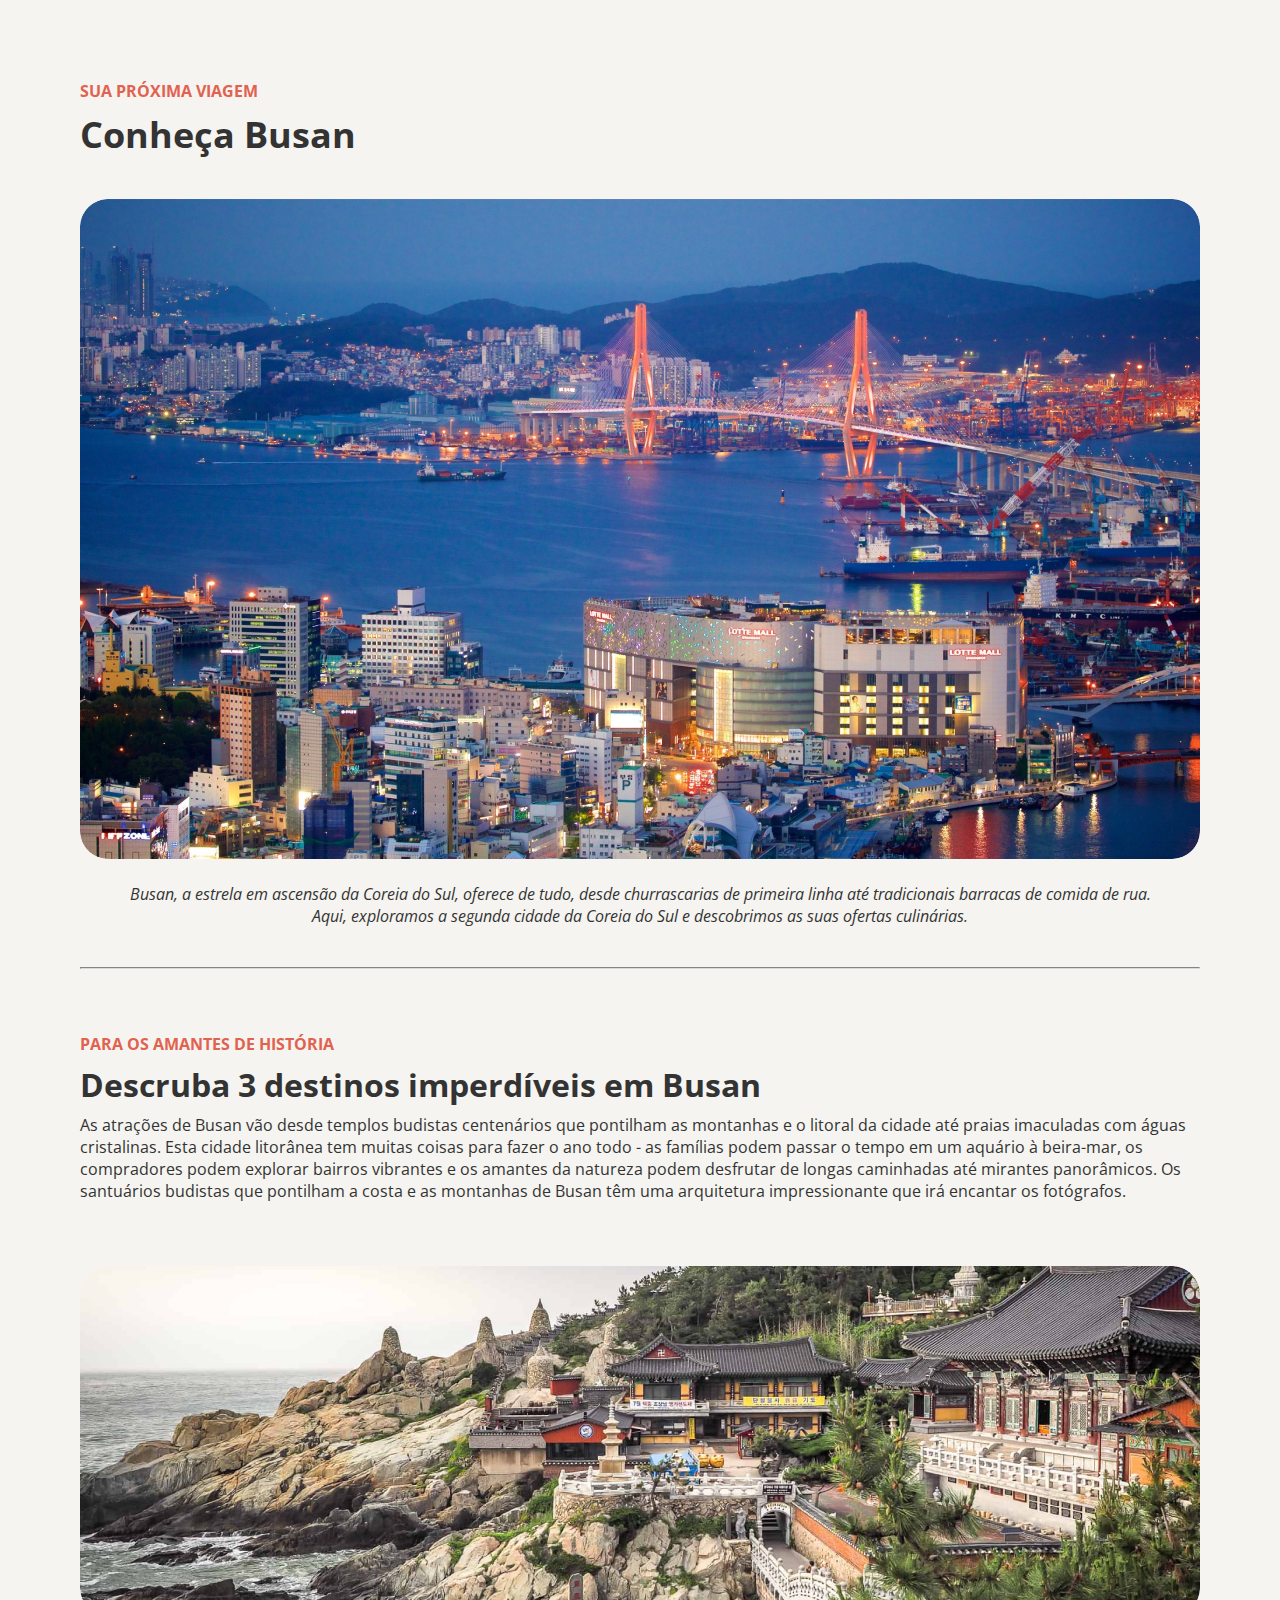
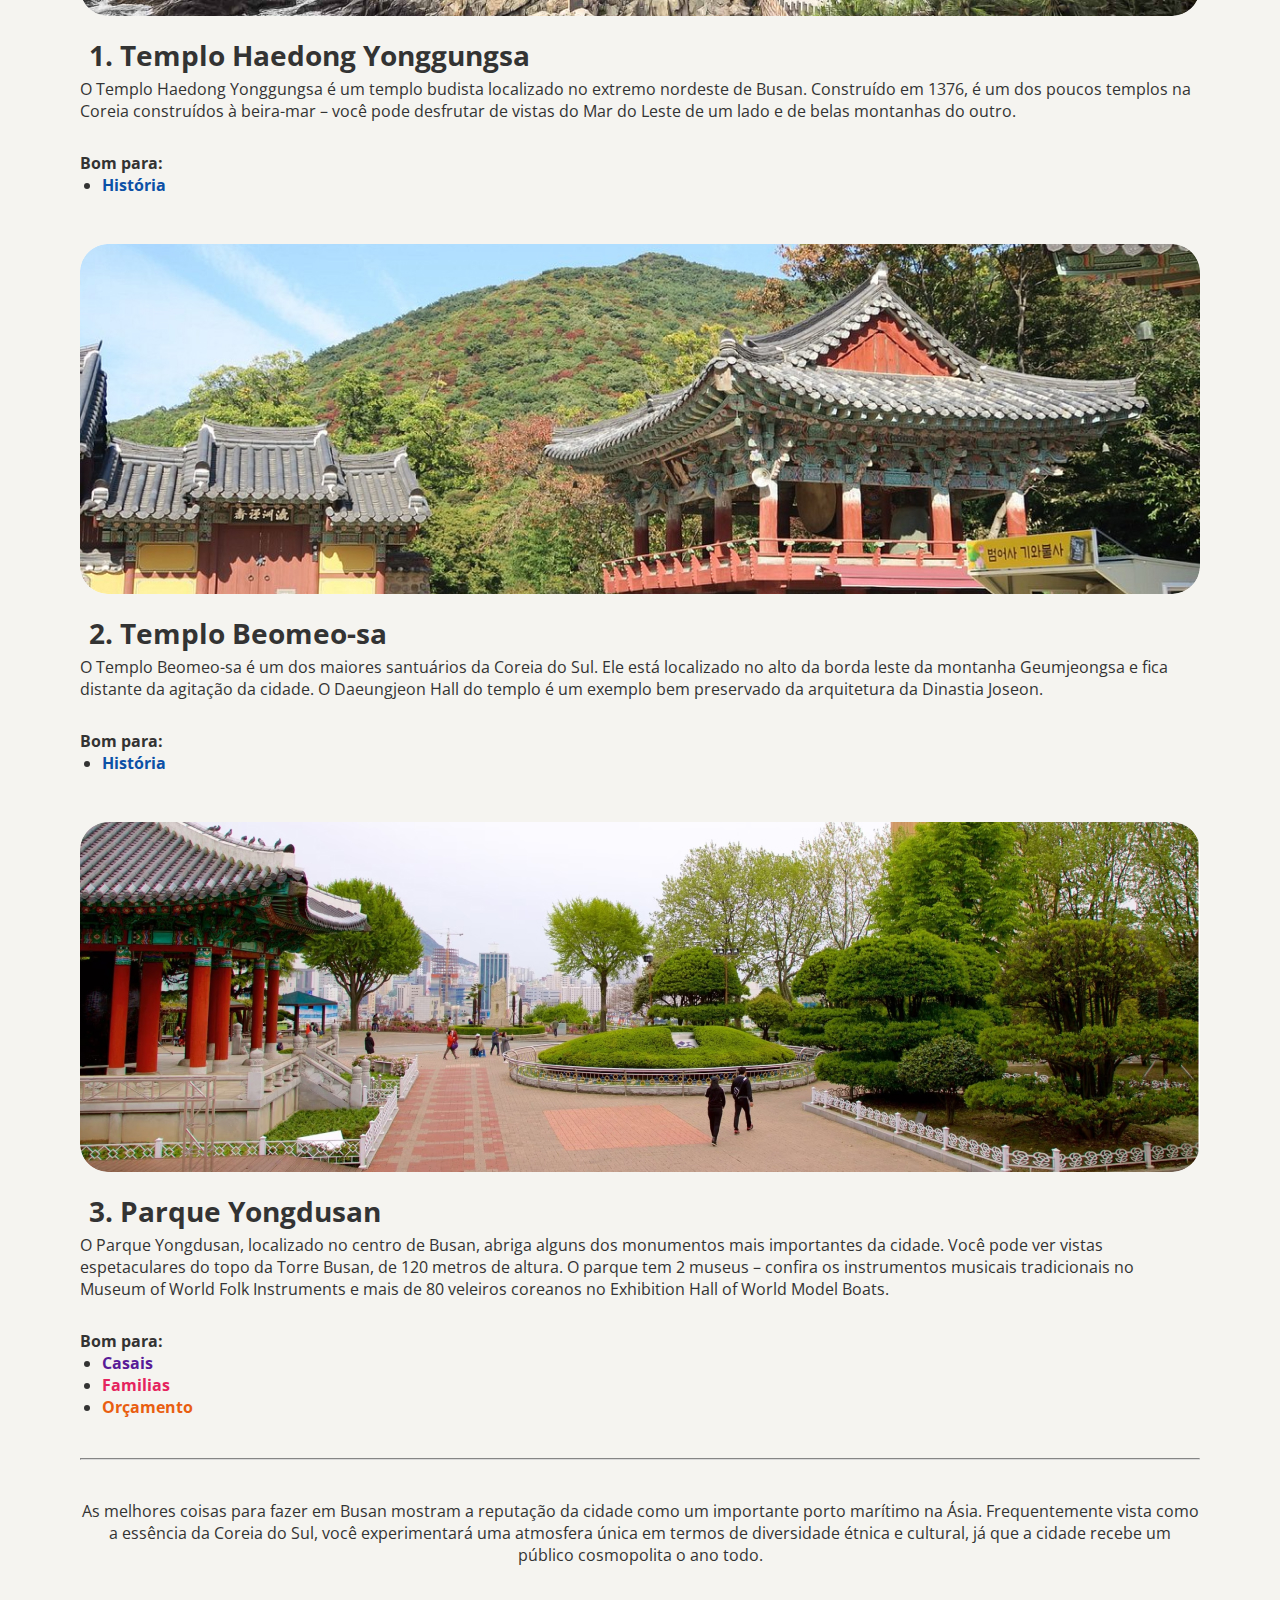
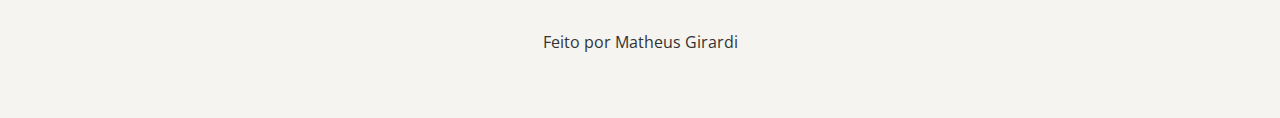
<file: 02-Static-Tourism-Page/index.html>
<!DOCTYPE html>
<html lang="pt-br">
<head>
    <!--PreLoad Google Fonts-->
    <link rel="preconnect" href="https://fonts.googleapis.com">
    <link rel="preconnect" href="https://fonts.gstatic.com" crossorigin>
    <meta charset="UTF-8">
    <meta name="viewport" content="width=device-width, initial-scale=1.0">
    <title>Local Turistico</title>
    <!--Google Fonts-->
    <link href="https://fonts.googleapis.com/css2?family=Open+Sans:ital,wght@0,300..800;1,300..800&display=swap" rel="stylesheet">
    <!--CSS-->
    <link rel="stylesheet" href="style.css">
</head>
<body>
    <div id="home">
        <main>
            <section class="title-page">
                <h3>Sua próxima viagem</h3>
                <h1>Conheça Busan</h1>
                <div class="description">
                    <img src="assets/city-view.jpg" alt="Busan Coreia do Sul">
                    <p>
                        <em> Busan, a estrela em ascensão da Coreia do Sul, oferece de tudo, desde churrascarias de primeira linha até tradicionais barracas de comida de rua. <br>
                            Aqui, exploramos a segunda cidade da Coreia do Sul e descobrimos as suas ofertas culinárias. </em>
                    </p>
                </div>
            </section>
            <hr>
            <section class="content-list">
                <div class="title-list">
                    <h3>Para os amantes de história</h3>
                    <h2>Descruba 3 destinos imperdíveis em Busan</h2>
                    <p>As atrações de Busan vão desde templos budistas centenários que pontilham as montanhas e o litoral da cidade até praias imaculadas com águas cristalinas. Esta cidade litorânea tem muitas coisas para fazer o ano todo - as famílias podem passar o tempo em um aquário à beira-mar, os compradores podem explorar bairros vibrantes e os amantes da natureza podem desfrutar de longas caminhadas até mirantes panorâmicos. Os santuários budistas que pontilham a costa e as montanhas de Busan têm uma arquitetura impressionante que irá encantar os fotógrafos.</p>
                </div>
                <div class="list">
                    <div class="card-travel">
                        <img src="assets/templo.jpg" alt="">
                        <div class="container">
                            <ol>
                                <li>Templo Haedong Yonggungsa</li>
                            </ol>
                            <p>O Templo Haedong Yonggungsa é um templo budista localizado no extremo nordeste de Busan. Construído em 1376, é um dos poucos templos na Coreia construídos à beira-mar – você pode desfrutar de vistas do Mar do Leste de um lado e de belas montanhas do outro.</p>
                            <ul class="history">Bom para:
                                <li>História</li> 
                            </ul>
                        </div>
                    </div>
                    <div class="card-travel">
                        <img src="assets/templo2.jpg" alt="">
                        <div class="container">
                            <ol start="2">
                                <li>Templo Beomeo-sa</li>
                            </ol>
                            <p>O Templo Beomeo-sa é um dos maiores santuários da Coreia do Sul. Ele está localizado no alto da borda leste da montanha Geumjeongsa e fica distante da agitação da cidade. O Daeungjeon Hall do templo é um exemplo bem preservado da arquitetura da Dinastia Joseon.</p>
                            <ul class="history">Bom para:
                                <li>História</li>
                            </ul>
                        </div>
                    </div>
                    <div class="card-travel">
                        <img src="assets/parque.jpg" alt="">
                        <div class="container">
                            <ol start="3">
                                <li>Parque Yongdusan</li>
                            </ol>
                            <p>O Parque Yongdusan, localizado no centro de Busan, abriga alguns dos monumentos mais importantes da cidade. Você pode ver vistas espetaculares do topo da Torre Busan, de 120 metros de altura. O parque tem 2 museus – confira os instrumentos musicais tradicionais no Museum of World Folk Instruments e mais de 80 veleiros coreanos no Exhibition Hall of World Model Boats.</p>
                            <ul class="rainbow">Bom para:
                                <li>Casais</li>
                                <li>Familias</li>
                                <li>Orçamento</li>
                            </ul>
                        </div>
                    </div>
                </div>
            </section>
            <hr>
            <section class="description">
                <p>As melhores coisas para fazer em Busan mostram a reputação da cidade como um importante porto marítimo na Ásia. Frequentemente vista como a essência da Coreia do Sul, você experimentará uma atmosfera única em termos de diversidade étnica e cultural, já que a cidade recebe um público cosmopolita o ano todo.</p>
            </section>
        </main>
        <footer>
            Feito por Matheus Girardi
        </footer>
    </div>
    
</body>
</html>
</file>
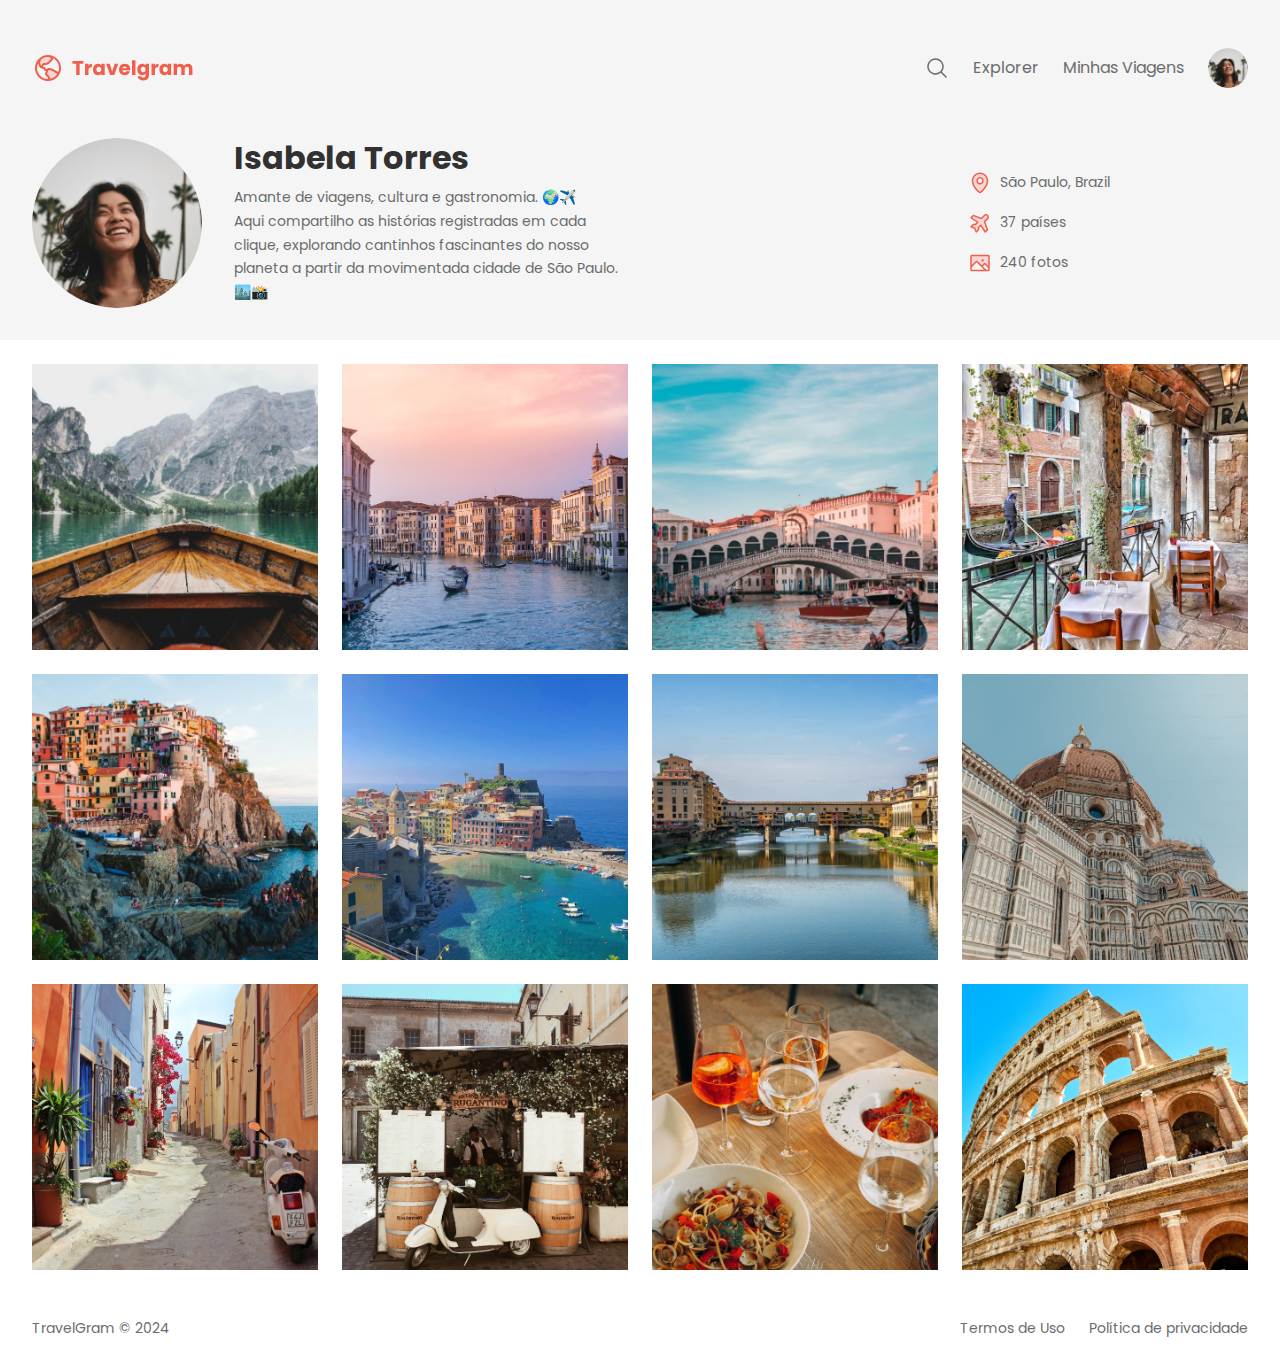
<file: 03-TravelGram/index.html>
<!DOCTYPE html>
<html lang="pt-br">
<head>
  <link rel="preconnect" href="https://fonts.googleapis.com">
  <link rel="preconnect" href="https://fonts.gstatic.com" crossorigin>
  

  <meta charset="UTF-8">
  <meta name="viewport" content="width=device-width, initial-scale=1.0">
  <title>TravelGram | Perfil de Viagens</title>
  <link rel="stylesheet" href="styles/index.css">
  
  <link href="https://fonts.googleapis.com/css2?family=Alice&family=Open+Sans:ital,wght@0,300..800;1,300..800&family=Poppins:wght@400;700&display=swap" rel="stylesheet">
</head>
<body>
  <div class="bg-surface-color">
    <nav class="container">
    <a href="#" id="logo">
      <img src="assets/icons/Logo.svg" alt="Logomarca">
    </a>

    <ul id="primary-menu">
      <li>
        <a href="#">
          <img src="assets/icons/MagnifyingGlass.svg" alt="ícone de lupa">
        </a>
      </li>
      <li>
        <a href="#">Explorer</a>
      </li>
      <li>
        <a href="#">Minhas Viagens</a>
      </li>
      <li>
        <a href="#">
        <img src="assets/images/Profile pic.png" alt="Imagem de Isabela Torres">
      </a>
    </li>
    </ul>
    </nav>
    <header>
      <div class="container">
        <div id="profile">
          <img src="assets/images/Profile pic.png" alt="Imagem de Isabela Torres">
          <div>
            <h1>Isabela Torres</h1>
            <p>
              Amante de viagens, cultura e gastronomia. 🌍✈️ <br>  
              Aqui compartilho as histórias registradas em cada clique, explorando cantinhos fascinantes do nosso planeta a partir da movimentada cidade de São Paulo. 🏙️📸
            </p>
          </div>
        </div>

        <ul id="info">
          <li>
            <img src="assets/icons/MapPin.svg" alt="Ícone de Mapa">
            <span>São Paulo, Brazil</span>
          </li>
          <li>
            <img src="assets/icons/AirplaneTilt.svg" alt="Ícone de avião">
            <span>37 países</span>
          </li>
          <li>
            <img src="assets/icons/Image.svg" alt="Ícone de Imagem">
            <span>240 fotos</span>
          </li>
        </ul>
      </div>
    </header>
  </div>
  <main class="container">
    <img src="assets/images/Image 01.png" alt="...">
    <img src="assets/images/Image 02.png" alt="...">
    <img src="assets/images/Image 03.png" alt="...">
    <img src="assets/images/Image 04.png" alt="...">
    <img src="assets/images/Image 05.png" alt="...">
    <img src="assets/images/Image 06.png" alt="...">
    <img src="assets/images/Image 07.png" alt="...">
    <img src="assets/images/Image 08.png" alt="...">
    <img src="assets/images/Image 09.png" alt="...">
    <img src="assets/images/Image 10.png" alt="...">
    <img src="assets/images/Image 11.png" alt="...">
    <img src="assets/images/Image 12.png" alt="...">

  </main>
  <footer class="container">
    <span>
      TravelGram &copy; 2024
    </span>
    <span>
      Termos de Uso
    </span>
    <span>
      Política de privacidade
    </span>
  </footer>
</body>
</html>
</file>
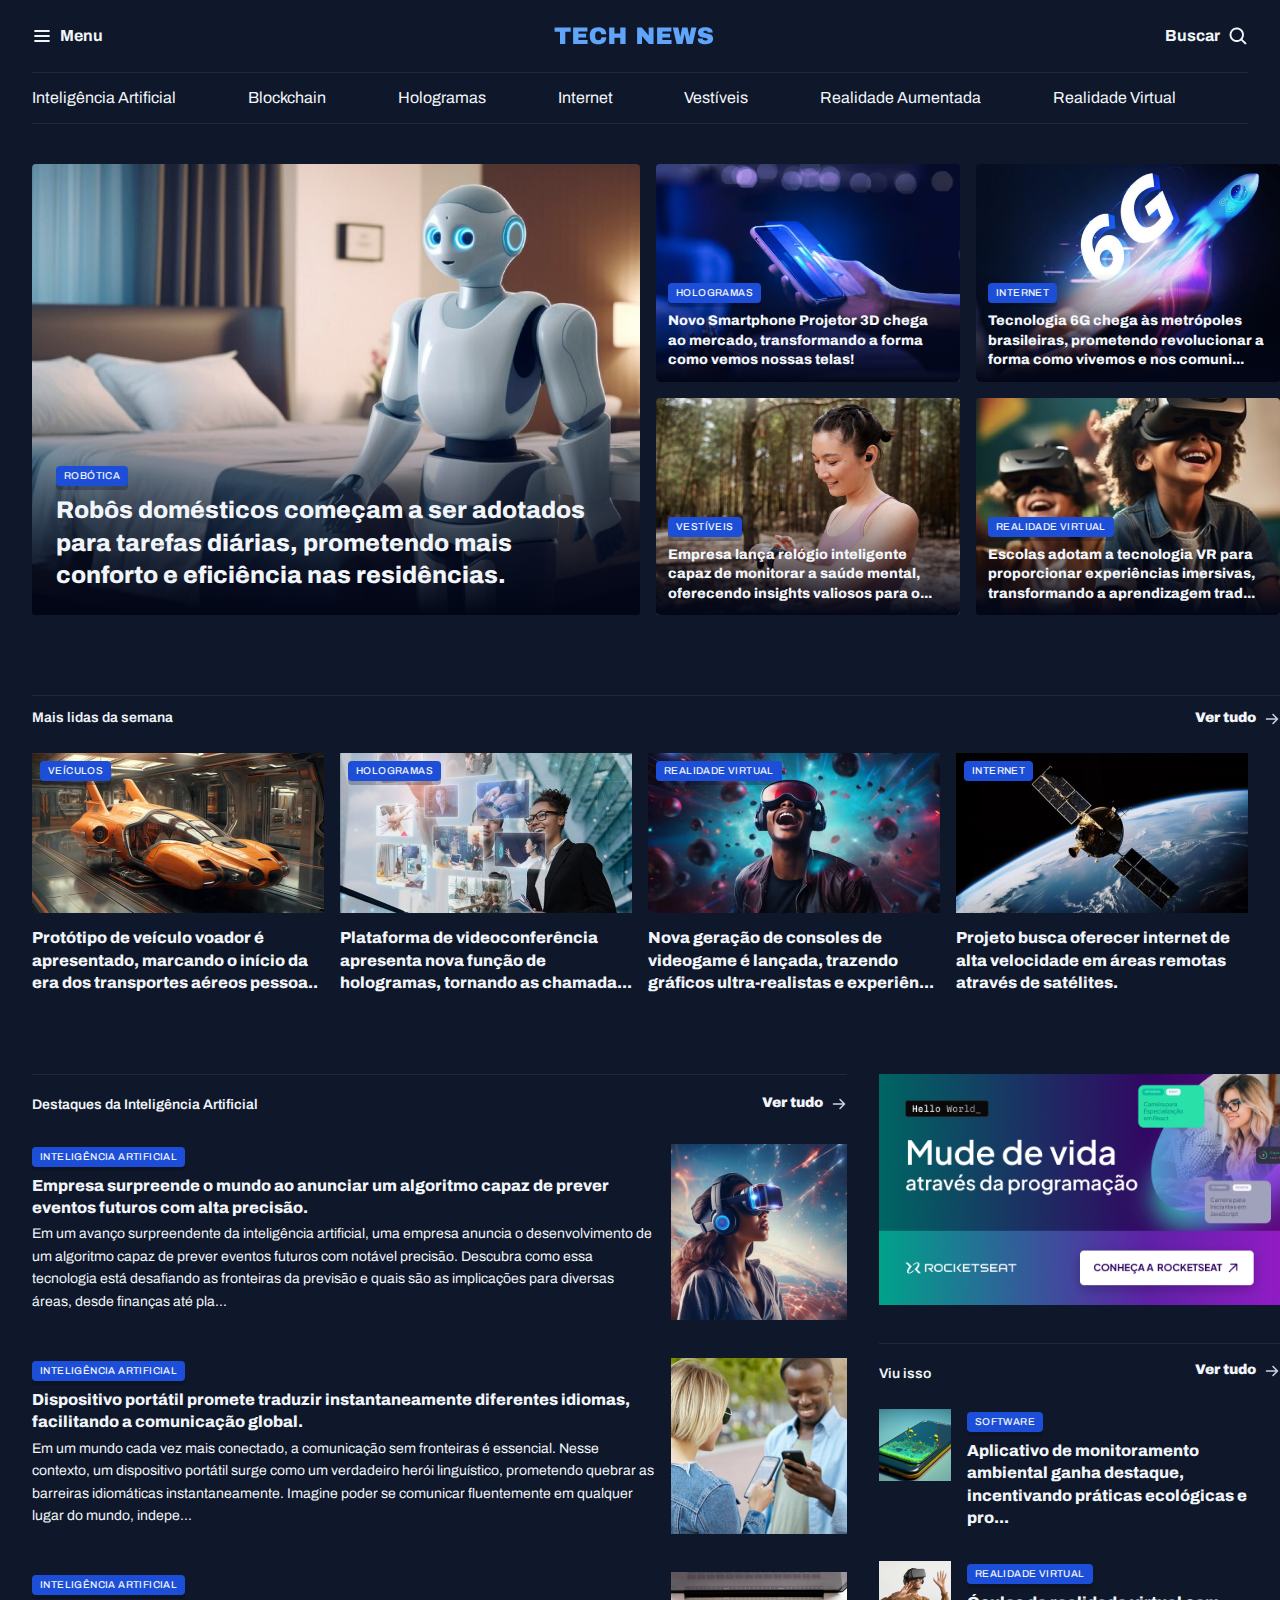
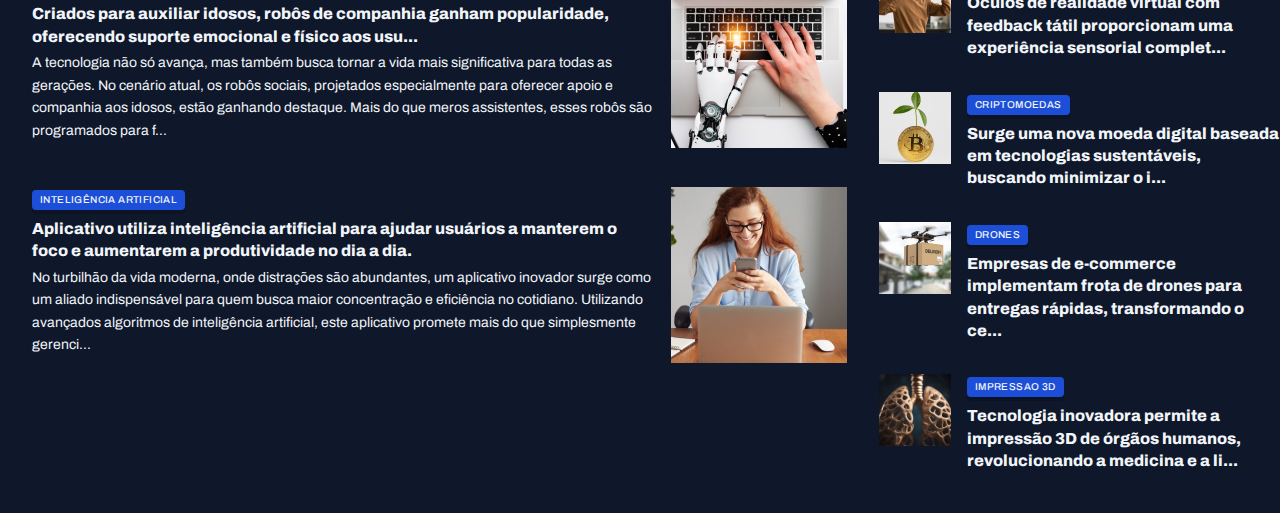
<file: 04-Newa-portal/index.html>
<!DOCTYPE html>
<html lang="pt-br">
<head>
  <link rel="preconnect" href="https://fonts.googleapis.com">
  <link rel="preconnect" href="https://fonts.gstatic.com" crossorigin>
  
  <meta charset="UTF-8">
  <meta name="viewport" content="width=device-width, initial-scale=1.0">
  <title>Portal de notícias</title>
  <link rel="stylesheet" href="styles/index.css">
  
  <link href="https://fonts.googleapis.com/css2?family=Archivo:ital,wght@0,100..900;1,100..900&display=swap" rel="stylesheet">
</head>
<body>
  <header class="container">
    <nav id="primary" class="grid grid-flow-col">
      <div>
        <img src="assets/icons/List.svg" alt="ícone de menu">
        <strong>Menu</strong>
      </div>

      <div>
        <img src="assets/Logo.svg" alt="TechNews Logo">
      </div>

      <div>
        <strong>Buscar</strong>
        <img src="assets/icons/MagnifyingGlass.svg" alt="ícone de lupa para pesquisa">
      </div>
    </nav>
    <nav id="secundary" class="grid grid-flow-col">
      <a href="#">Inteligência Artificial</a>
      <a href="#">Blockchain</a>
      <a href="#">Hologramas</a>
      <a href="#">Internet</a>
      <a href="#">Vestíveis</a>
      <a href="#">Realidade Aumentada</a>
      <a href="#">Realidade  Virtual</a>
    </nav>
  </header>
  <main class="grid container">
    <section id="featured" class="grid grid-flow-col gap-16">
      <figure class="card">
        <img src="assets/images/Image 01.png" alt="Robôs domésticos começam a ser adotados para tarefas diárias, prometendo mais conforto e eficiência nas residências.">
        <figcaption>
          <span class="content-tag">robótica</span>
          <h2 class="text-2xl">
            Robôs domésticos começam a ser adotados para tarefas diárias, prometendo mais conforto e eficiência nas residências.
          </h2>
        </figcaption>
      </figure>
      <div class="grid grid-cols-2 gap-16">
        <figure class="card">
          <img src="assets/images/Image 02.png" alt="Novo Smartphone Projetor 3D chega ao mercado, transformando a forma como vemos nossas telas!
          ">
          <figcaption>
            <span class="content-tag">hologramas</span>
            <h2 class="text-lg">
              Novo Smartphone Projetor 3D chega ao mercado, transformando a forma como vemos nossas telas!
            </h2>
          </figcaption>
        </figure>

        <figure class="card">
          <img src="assets/images/Image 03.png" alt="Tecnologia 6G chega às metrópoles brasileiras, prometendo revolucionar a forma como vivemos e nos comunicamos.">
          <figcaption>
            <span class="content-tag">internet</span>
            <h2 class="text-lg">
              Tecnologia 6G chega às metrópoles brasileiras, prometendo revolucionar a forma como vivemos e nos comuni...
            </h2>
          </figcaption>
        </figure>

        <figure class="card">
          <img src="assets/images/Image 04.png" alt="Empresa lança relógio inteligente capaz de monitorar a saúde mental, oferecendo insights valiosos para o bem-estar pessoal.">
          <figcaption>
            <span class="content-tag">vestíveis</span>
            <h2 class="text-lg">
              Empresa lança relógio inteligente capaz de monitorar a saúde mental, oferecendo insights valiosos para o...
            </h2>
          </figcaption>
        </figure>

        <figure class="card">
          <img src="assets/images/Image 05.png" alt="Escolas adotam a tecnologia VR para proporcionar experiências imersivas, transformando a aprendizagem tradicional.">
          <figcaption>
            <span class="content-tag">realidade virtual</span>
            <h2 class="text-lg">
              Escolas adotam a tecnologia VR para proporcionar experiências imersivas, transformando a aprendizagem trad...
            </h2>
          </figcaption>
        </figure>
      </div>
    </section>

    <section id="wheekly">
      <header class="grid grid-flow-col">
        <h3>Mais lidas da semana</h3>
        <a href="#" class="grid grid-flow-col">
          <strong>Ver tudo</strong>
          <span></span>
        </a>
      </header>

      <div class="grid gap-16">
        <figure>
          <span class="content-tag">veículos</span>
          <img src="assets/images/Image 06.png" alt="">
          <p>Protótipo de veículo voador é apresentado, marcando o início da era dos transportes aéreos pessoa..</p>
        </figure>

        <figure>
          <span class="content-tag">hologramas</span>
          <img src="assets/images/Image 07.png" alt="">
          <p>Plataforma de videoconferência apresenta nova função de hologramas, tornando as chamada...</p>
        </figure>

        <figure>
          <span class="content-tag">realidade virtual</span>
          <img src="assets/images/Image 08.png" alt="">
          <p>Nova geração de consoles de videogame é lançada, trazendo gráficos ultra-realistas e experiên...</p>
        </figure>

        <figure>
          <span class="content-tag">internet</span>
          <img src="assets/images/Image 09.png" alt="">
          <p>Projeto busca oferecer internet de alta velocidade em áreas remotas através de satélites.</p>
        </figure>
      </div>
    </section>

    <section id="ai">
      <header class="grid grid-flow-col">
        <h3>Destaques da Inteligência Artificial</h3>
        <a href="#"class="grid grid-flow-col">
          <strong>Ver tudo</strong>
          <span></span>
        </a>
      </header>

      <div class="grid gap-32">
        <article class="grid grid-flow-col gap-16">
          <div>
            <span class="content-tag">Inteligência Artificial</span>
            <h3 class="text-xl">
              Empresa surpreende o mundo ao anunciar um algoritmo capaz de prever eventos futuros com alta precisão.
            </h3>
            <p class="text-sm">
              Em um avanço surpreendente da inteligência artificial, uma empresa anuncia o desenvolvimento de um algoritmo capaz de prever eventos futuros com notável precisão. Descubra como essa tecnologia está desafiando as fronteiras da previsão e quais são as implicações para diversas áreas, desde finanças até pla...
            </p>
          </div>
          <div>
            <img src="assets/images/Image 10.png" alt="">
          </div>
        </article>

        <article class="grid grid-flow-col gap-16">
          <div>
            <span class="content-tag">Inteligência Artificial</span>
            <h3 class="text-xl">
              Dispositivo portátil promete traduzir instantaneamente diferentes idiomas, facilitando a comunicação global.
            </h3>
            <p class="text-sm">
              Em um mundo cada vez mais conectado, a comunicação sem fronteiras é essencial. Nesse contexto, um dispositivo portátil surge como um verdadeiro herói linguístico, prometendo quebrar as barreiras idiomáticas instantaneamente. Imagine poder se comunicar fluentemente em qualquer lugar do mundo, indepe...
            </p>
          </div>
          <div>
            <img src="assets/images/Image 11.png" alt="">
          </div>
        </article>

        <article class="grid grid-flow-col gap-16">
          <div>
            <span class="content-tag">Inteligência Artificial</span>
            <h3 class="text-xl">
              Criados para auxiliar idosos, robôs de companhia ganham popularidade, oferecendo suporte emocional e físico aos usu...
            </h3>
            <p class="text-sm">
              A tecnologia não só avança, mas também busca tornar a vida mais significativa para todas as gerações. No cenário atual, os robôs sociais, projetados especialmente para oferecer apoio e companhia aos idosos, estão ganhando destaque. Mais do que meros assistentes, esses robôs são programados para f...
            </p>
          </div>
          <div>
            <img src="assets/images/Image 12.png" alt="">
          </div>
        </article>

        <article class="grid grid-flow-col gap-16">
          <div>
            <span class="content-tag">Inteligência Artificial</span>
            <h3 class="text-xl">
              Aplicativo utiliza inteligência artificial para ajudar usuários a manterem o foco e aumentarem a produtividade no dia a dia.
            </h3>
            <p class="text-sm">
              No turbilhão da vida moderna, onde distrações são abundantes, um aplicativo inovador surge como um aliado indispensável para quem busca maior concentração e eficiência no cotidiano. Utilizando avançados algoritmos de inteligência artificial, este aplicativo promete mais do que simplesmente gerenci...

            </p>
          </div>
          <div>
            <img src="assets/images/Image 13.png" alt="">
          </div>
        </article>

      </div>
    </section>

    <aside>
    <div>
      <div id="ads">
        <img src="assets/Ads.png" alt="">
      </div>

      <section id="more">
        <header class="grid grid-flow-col">
          <h3>Viu isso</h3>
          <a href="#"class="grid grid-flow-col">
            <strong>Ver tudo</strong>
            <span></span>
          </a>
        </header>

        <div class="grid gap-32">
          <article class="grid grid-flow-col gap-16">
            <div>
              <img src="assets/images/Image 14.png" alt="">
            </div>

            <div>
              <span class="content-tag">Software</span>
              <h3 class="text-xl">
                Aplicativo de monitoramento ambiental ganha destaque, incentivando práticas ecológicas e pro...
              </h3>
            </div>
          </article>

          <article class="grid grid-flow-col gap-16">
            <div>
              <img src="assets/images/Image 15.png" alt="">
            </div>

            <div>
              <span class="content-tag">realidade virtual</span>
              <h3 class="text-xl">
                Óculos de realidade virtual com feedback tátil proporcionam uma experiência sensorial complet...
              </h3>
            </div>
          </article>

          <article class="grid grid-flow-col gap-16">
            <div>
              <img src="assets/images/Image 16.png" alt="">
            </div>

            <div>
              <span class="content-tag">criptomoedas</span>
              <h3 class="text-xl">
                Surge uma nova moeda digital baseada em tecnologias sustentáveis, buscando minimizar o i...
              </h3>
            </div>
          </article>

          <article class="grid grid-flow-col gap-16">
            <div>
              <img src="assets/images/Image 17.png" alt="">
            </div>

            <div>
              <span class="content-tag">drones</span>
              <h3 class="text-xl">
                Empresas de e-commerce implementam frota de drones para entregas rápidas, transformando o ce...
              </h3>
            </div>
          </article>

          <article class="grid grid-flow-col gap-16">
            <div>
              <img src="assets/images/Image 18.png" alt="">
            </div>

            <div>
              <span class="content-tag">impressao 3d</span>
              <h3 class="text-xl">
                Tecnologia inovadora permite a impressão 3D de órgãos humanos, revolucionando a medicina e a li...
              </h3>
            </div>
          </article>
        </div>
      </section>
    </aside>
    </div>
  </main>
</body>
</html>
</file>
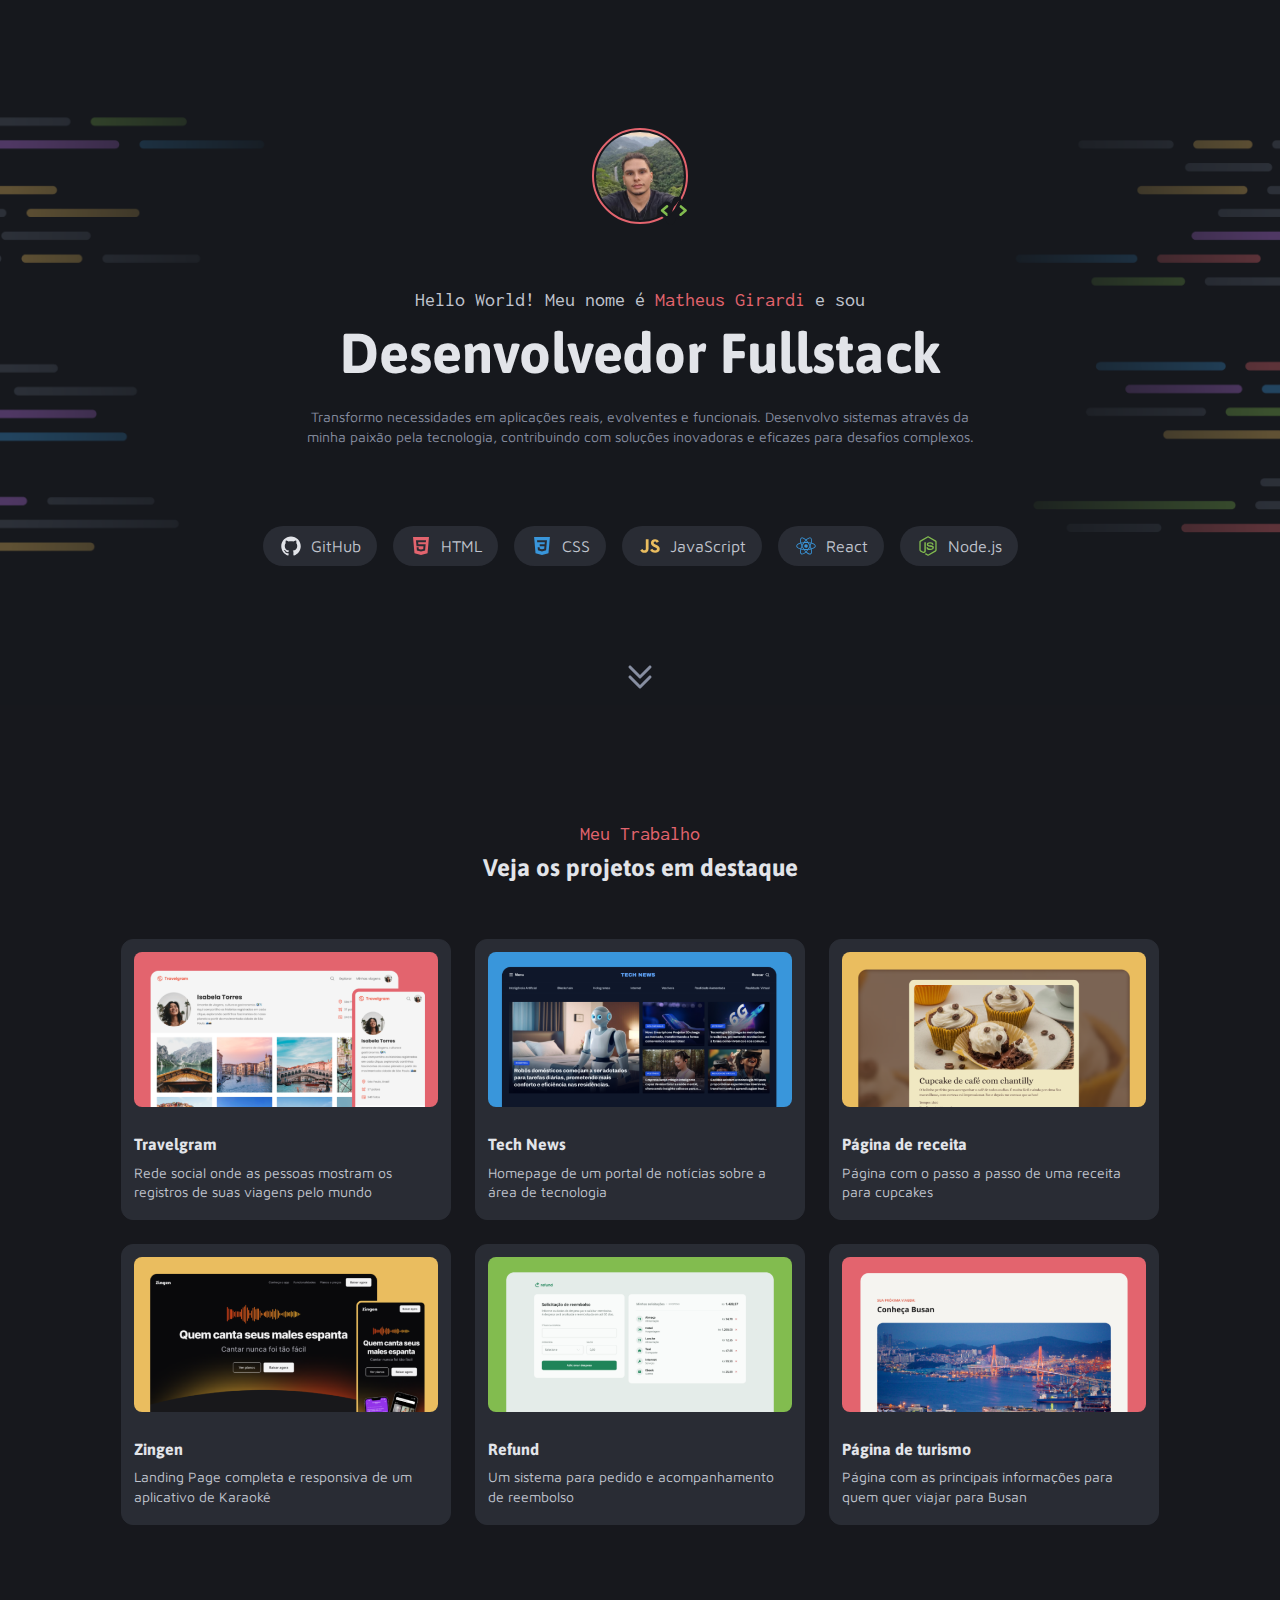
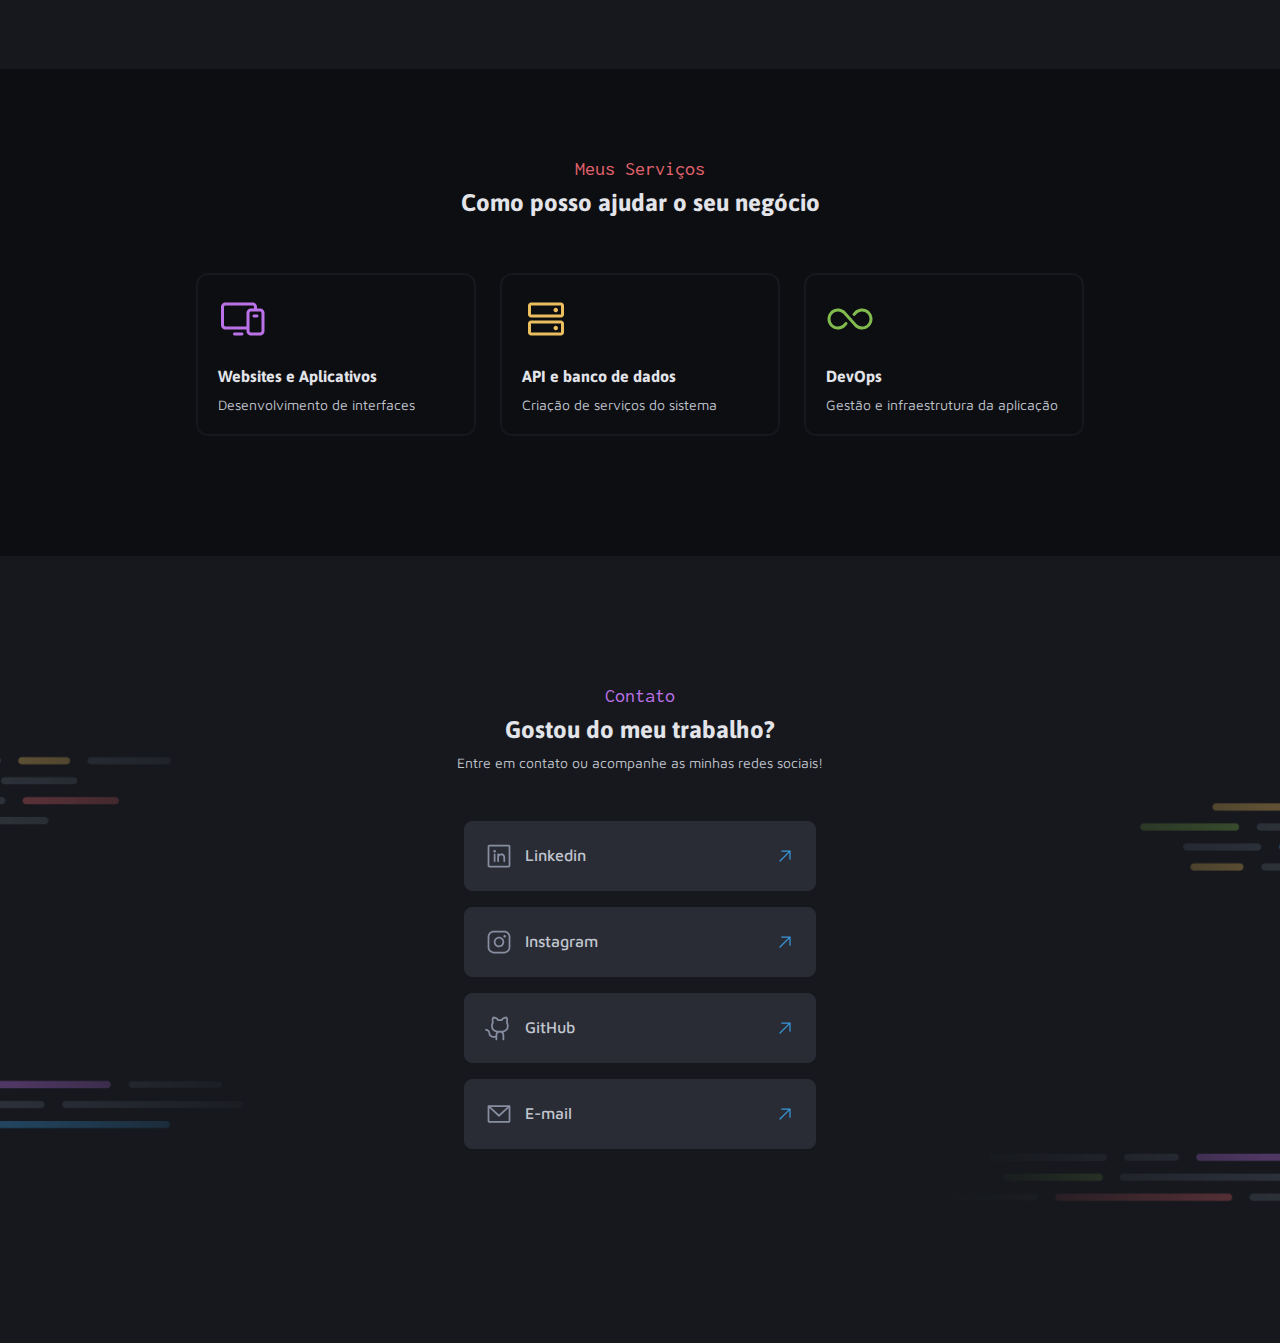
<file: 05-Portfolio-dev/index.html>
<!DOCTYPE html>
<html lang="en">

<head>
    <link rel="preconnect" href="https://fonts.googleapis.com">
    <link rel="preconnect" href="https://fonts.gstatic.com" crossorigin>

    <meta charset="UTF-8">
    <meta name="viewport" content="width=device-width, initial-scale=1.0">
    <title>Portfolio Dev</title>
    <link rel="stylesheet" href="style/index.css">

    <link href="https://fonts.googleapis.com/css2?family=Asap:ital,wght@0,100..900;1,100..900&display=swap" rel="stylesheet">
    <link href="https://fonts.googleapis.com/css2?family=Inconsolata:wght@200..900&display=swap" rel="stylesheet">
    <link href="https://fonts.googleapis.com/css2?family=Maven+Pro:wght@400..900&display=swap" rel="stylesheet">
</head>

<body>
    <main class="container">
    <div id="intro">
        <div id="inner-intro-container">
        <div id="avatar">
            <img id="code-icon" src="assets/icons/Code.svg" alt="ícone código">
            <div id="circle">
            <img src="assets/images/perfil.jpeg" alt="">
            </div>
        </div>
        <h2>Hello World! Meu nome é <span class="red-color">Matheus Girardi</span> e sou</h2>
        <h1>Desenvolvedor Fullstack</h1>
        <p>Transformo necessidades em aplicações reais, evolventes e funcionais. Desenvolvo sistemas através da minha paixão pela tecnologia, contribuindo com soluções inovadoras e eficazes para desafios complexos.</p>
        </div>
        <div id="tags">
        <span class="tag">
            <img src="assets/icons/GitHub.svg" alt=""> GitHub
        </span>
        <span class="tag ">
            <img src="assets/icons/HTML.svg" alt=""> HTML
        </span>
        <span class="tag">
            <img src="assets/icons/CSS.svg" alt=""> CSS
        </span>
        <span class="tag">
            <img src="assets/icons/JavaScript.svg " alt=""> JavaScript
        </span>
        <span class="tag">
            <img src="assets/icons/React.svg" alt=""> React
        </span>
        <span class="tag">
            <img src="assets/icons/Node.js.svg" alt=""> Node.js
        </span>
        </div>
    </div>
    <img id="caret-double-down" src="assets/icons/CaretDoubleDown.svg" alt="">
    </main>

    <section id="my-work">
    <h2 class="red-color">Meu Trabalho</h2>
    <h3>Veja os projetos em destaque</h3>
    <div id="works">
        <div class="card">
        <img src="assets/images/Thumbnail_Project-01.png" alt="Travelgram">
        <h4>Travelgram</h4>
        <p>Rede social onde as pessoas mostram os registros de suas viagens pelo mundo</p>
        </div>
        <div class="card">
        <img src="assets/images/Thumbnail_Project-02.png" alt="Tech News">
        <h4>Tech News</h4>
        <p>Homepage de um portal de notícias sobre a área de tecnologia</p>
        </div>
        <div class="card">
        <img src="assets/images/Thumbnail_Project-03.png" alt="Página de receita">
        <h4>Página de receita</h4>
        <p>Página com o passo a passo de uma receita para cupcakes</p>
        </div>
        <div class="card">
        <img src="assets/images/Thumbnail_Project-04.png" alt="Zingen">
        <h4>Zingen</h4>
        <p>Landing Page completa e responsiva de um aplicativo de Karaokê</p>
        </div>
        <div class="card">
        <img src="assets/images/Thumbnail_Project-05.png" alt="Refund">
        <h4>Refund</h4>
        <p>Um sistema para pedido e acompanhamento de reembolso </p>
        </div>
        <div class="card">
        <img src="assets/images/Thumbnail_Project-06.png" alt="Página de turismo">
        <h4>Página de turismo</h4>
        <p>Página com as principais informações para quem quer viajar para Busan</p>
        </div>
    </div>
    </section>

    <section id="my-services">
    <h2 class="red-color">Meus Serviços</h2>
    <h3>Como posso ajudar o seu negócio</h3>
    <div id="services">
        <div class="card">
        <img src="assets/icons/Devices.svg" alt="ícone computador">
        <h4>Websites e Aplicativos</h4>
        <p>Desenvolvimento de interfaces</p>
        </div>
        <div class="card">
        <img src="assets/icons/HardDrives.svg" alt="ícone servidor">
        <h4>API e banco de dados</h4>
        <p>Criação de serviços do sistema </p>
        </div>
        <div class="card">
        <img src="assets/icons/Infinity.svg" alt="ícone infinito">
        <h4>DevOps</h4>
        <p>Gestão e infraestrutura da aplicação</p>
        </div>
    </div>
    </section>

    <section id="contact" class="container">
    <h2 class="purple-color">Contato</h2>
    <h3>Gostou do meu trabalho? </h3>
    <p>Entre em contato ou acompanhe as minhas redes sociais!</p>
    <div id="buttons">
        <a class="button" href="#">
        <span>
            <img src="assets/icons/LinkedinLogo.svg" alt="ícone linkedin">
            <span>Linkedin</span>
        </span>
        <img src="assets/icons/ArrowUpRight.svg" alt="ícone flecha apontando em diagonal pra cima">
        </a>
        <a class="button" href="#">
        <span>
            <img src="assets/icons/InstagramLogo.svg" alt="ícone instagram">
            <span>Instagram</span>
        </span>
        <img src="assets/icons/ArrowUpRight.svg" alt="ícone flecha apontando em diagonal pra cima">
        </a>
        <a class="button" href="#">
        <span>
            <img src="assets/icons/GithubLogo.svg" alt="ícone github">
            <span>GitHub </span>
        </span>
        <img src="assets/icons/ArrowUpRight.svg" alt="ícone flecha apontando em diagonal pra cima">
        </a>
        <a class="button" href="#">
        <span>
            <img src="assets/icons/EnvelopeSimple.svg" alt="ícone email">
            <span>E-mail</span>
        </span>
        <img src="assets/icons/ArrowUpRight.svg" alt="ícone flecha apontando em diagonal pra cima">
        </a>
    </div>
    </section>
</body>

</html>
</file>
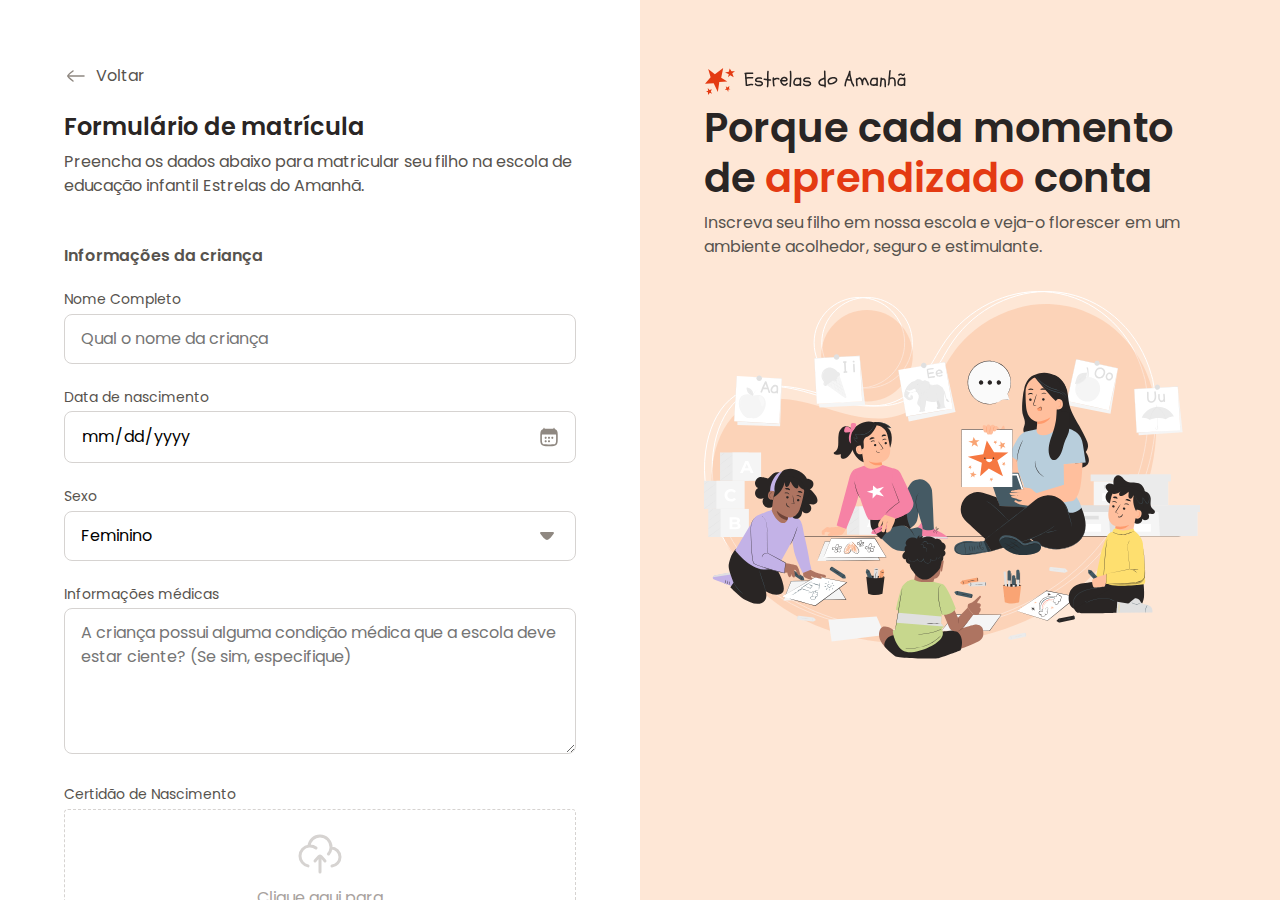
<file: 06-Registration-Form/index.html>
<!DOCTYPE html>
<html lang="pt-br">
<head>
  <link rel="preconnect" href="https://fonts.googleapis.com">
  <link rel="preconnect" href="https://fonts.gstatic.com" crossorigin>
  
  <meta charset="UTF-8">
  <meta name="viewport" content="width=device-width, initial-scale=1.0">
  <title>Estrelas do Amanhã</title>

  <link rel="stylesheet" href="styles/index.css">
  <link href="https://fonts.googleapis.com/css2?family=Poppins:ital,wght@0,100;0,200;0,300;0,400;0,500;0,600;0,700;0,800;0,900;1,100;1,200;1,300;1,400;1,500;1,600;1,700;1,800;1,900&display=swap" rel="stylesheet">
</head>
<body>
  <div id="app">
    <main>
      <div class="main-container">
        <div class="back">
          <img src="assets/icons/arrow-left-02.svg" alt="Ícone de voltar">
          <span>Voltar</span>
        </div>

          <h1>Formulário de matrícula</h1>
          <p>
            Preencha os dados abaixo para matricular seu filho na escola de educação infantil Estrelas do Amanhã.
          </p>

          <form  method="post" enctype="multipart/form-data">
            
            <fieldset class="child-info">
              <legend>Informações da criança</legend>

              <div class="input-wrapper">
                <label for="fullname">Nome Completo</label>
                <input 
                id="fullname"
                name="fullname" 
                type="text" 
                placeholder="Qual o nome da criança">
              </div>

              <div class="input-wrapper">
                <label for="birth">Data de nascimento</label>
                <input 
                id="birth" 
                name="birth" 
                type="date"
                lang="pt-BR">
              </div>

              <div class="select-wrapper">
                <label for="gender">Sexo</label>
                <select 
                id="gender"
                name="gender">
                  <option value="female">Feminino</option>
                  <option value="male">Masculino</option>
                  <option value="na">Prefiro não responder</option>
                </select>
              </div>

              <div class="textarea-wrapper">
                <label for="medical-info">Informações médicas</label>
                <textarea 
                  name="medical-info" 
                  id="medical-info" 
                  cols="30" 
                  rows="5"
                  placeholder="A criança possui alguma condição médica que a escola deve estar ciente? (Se sim, especifique)"
                  ></textarea>
              </div>

              <div class="droparea-wrapper">

                <label for="birth-file">Certidão de Nascimento</label>

                <div class="dropzone">
                  <input 
                  type="file"
                  id="birth-file"
                  name="birth-file">
                  <svg width="48" height="48" viewBox="0 0 48 48" fill="none" xmlns="http://www.w3.org/2000/svg">
                    <path d="M34.9552 18.0221C34.97 18.022 34.985 18.022 35 18.022C39.9706 18.022 44 22.0588 44 27.0386C44 31.6796 40.5 35.5016 36 36M34.9552 18.0221C34.9848 17.6921 35 17.3579 35 17.0202C35 10.9339 30.0752 6 24 6C18.2465 6 13.5247 10.4253 13.0408 16.0638M34.9552 18.0221C34.7506 20.2952 33.8572 22.3692 32.4856 24.033M13.0408 16.0638C7.96796 16.5475 4 20.8278 4 26.0366C4 30.8834 7.43552 34.9264 12 35.8546M13.0408 16.0638C13.3565 16.0337 13.6765 16.0183 14 16.0183C16.2516 16.0183 18.3295 16.7639 20.001 18.022" stroke="#D6D3D1" stroke-width="3" stroke-linecap="round" stroke-linejoin="round"/>
                    <path d="M24 26V42M24 26C22.5996 26 19.9831 29.9886 19 31M24 26C25.4004 26 28.017 29.9886 29 31" stroke="#D6D3D1" stroke-width="3" stroke-linecap="round" stroke-linejoin="round"/>
                    </svg>
                    
                  <p>
                    Clique aqui para <br>
                    selecionar os arquivos
                  </p>
              </div>

              </div>

            </fieldset>

            <fieldset class="address">
              <legend>Endereço residencial</legend>

              <div class="input-wrapper">
                <label for="cep">CEP</label>
                <input type="text" id="cep" name="cep">
              </div>

              <div class="flex">
                <div class="input-wrapper flex-2">
                  <label for="street">Rua</label>
                  <input type="text" id="street" name="street" value="Rua das Flores" disabled>
                </div>

                <div class="input-wrapper flex-1">
                  <label for="number">Número</label>
                  <input type="number" id="number" name="number">
                </div>
              </div>

              <div class="flex">
                <div class="input-wrapper flex-2">
                  <label for="city">Cidade</label>
                  <input type="text" id="city" name="city" value="São Paulo" disabled>
                </div>

                <div class="input-wrapper flex-1">
                  <label for="state">Estado</label>
                  <input type="text" id="state" name="state" disabled value="SP">
                </div>
              </div>

            </fieldset>

            <fieldset class="guardian">
              <legend>Informações do responsável</legend>

              <div class="input-wrapper">
                <label for="guardian">Nome do responsável</label>
                <input type="text" id="guardian" name="guardian">
                <small>
                  Principal responsável legal e contato de emergência
                </small>
              </div>

              <div class="input-wrapper">
                <label for="phone">Telefone</label>
                <input type="text" id="phone" name="phone" placeholder="(10) 9 8765-4321">
              </div>

              <div class="input-wrapper">
                <label for="mail">Email</label>
                <input type="email" name="mail" id="mail" required>
                <div class="error">
                  <img src="assets/icons/alert-circle.svg" alt="Ícone de alerta vermelho">
                  <span>Insira um e-mail válido</span>
                </div>
              </div>
            </fieldset>

            <fieldset class="enroll-options">
              <legend>Opções de matrícula</legend>

              <div class="input-wrapper">
                <label>Selecione o turno de estudo</label>

                <div class="radio-wrapper">
                  
                  <div class="radio-inner">
                    <div class="radio-image"></div>
                    <input type="radio" name="study-shift" value="morning" id="morning">
                    <img src="assets/icons/sun-cloud-02.svg" alt="Ícone de sol com nuvem">
                    <label for="morning">Manhã</label>
                  </div>

                  <div class="radio-inner">
                    <div class="radio-image"></div>
                    <input type="radio" name="study-shift" value="evening" id="evening">
                    <img src="assets/icons/sun-02.svg" alt="Ícone de sol">
                    <label for="evening">Tarde</label>
                  </div>
                </div>

              </div>

              <div class="input-wrapper">
                <label>
                  Em qual esporte você gostaria de inscrever seu filho?
                </label>

                <div class="radio-wrapper">
                  
                  <div class="radio-inner">
                    <div class="radio-image"></div>
                    <input type="radio" name="sport" id="football">
                    <img src="assets/icons/football.svg" alt="Ícone de futebol">
                    <label for="football">Futebol</label>
                  </div>

                  <div class="radio-inner">
                    <div class="radio-image"></div>
                    <input type="radio" name="sport" id="basketball">
                    <img src="assets/icons/basketball-02.svg" alt="Ícone de basquete">
                    <label for="basketball">Basquete</label>
                  </div>

                  <div class="radio-inner">
                    <div class="radio-image"></div>
                    <input type="radio" name="sport" id="swimming">
                    <img src="assets/icons/swimming.svg" alt="Ícone de natação">
                    <label for="swimming">Natação</label>
                  </div>

                  <div class="radio-inner">
                    <div class="radio-image"></div>
                    <input type="radio" name="sport" id="yoga">
                    <img src="assets/icons/yoga-02.svg" alt="Ícone de yoga">
                    <label for="yoga">Yoga</label>
                  </div>

                  <div class="radio-inner">
                    <div class="radio-image"></div>
                    <input type="radio" name="sport" id="volleyball">
                    <img src="assets/icons/volleyball.svg" alt="Ícone de volleyball">
                    <label for="volleyball">Volley</label>
                  </div>

                  <div class="radio-inner">
                    <div class="radio-image"></div>
                    <input type="radio" name="sport" id="boxing">
                    <img src="assets/icons/boxing-glove-01.svg" alt="Ícone de Boxe">
                    <label for="boxing">Boxe</label>
                  </div>

                </div>
              </div>

            </fieldset>

            <div class="terms-wrapper input-wrapper checkbox-wrapper">
              <div class="checkbox-image"></div>
              <input type="checkbox" name="terms" id="terms">

              <label for="terms">
                Declaro que li e concordo com os <strong> Termos e Condições</strong> e com a <strong> Política de Privacidade</strong> da escola Estrela do Amanhã. 
              </label>
            </div>

            <div class="action-wrapper">
              <button class="btn-secondary" type="button">
                Salvar respostas
              </button>

              <button class="btn-primary" type="submit">
                Fazer matrícula
              </button>
            </div>

          </form>
      </div>
    </main>

    <aside>
      <div class="aside-container">
        <header>
          <img src="assets/Logo.svg" alt="Logo Estrelas do Amanhã">
          <h2>
            Porque cada momento de 
            <span>
              aprendizado
            </span>
            conta
          </h2>
          <p>
            Inscreva seu filho em nossa escola e veja-o florescer em um ambiente acolhedor, seguro e estimulante.
          </p>
        </header>

        <img src="assets/Illustration.svg" alt="Ilustração de uma professora com crianças prestando atenção">
      </div>
    </aside>
  </div>
</body>
</html>
</file>
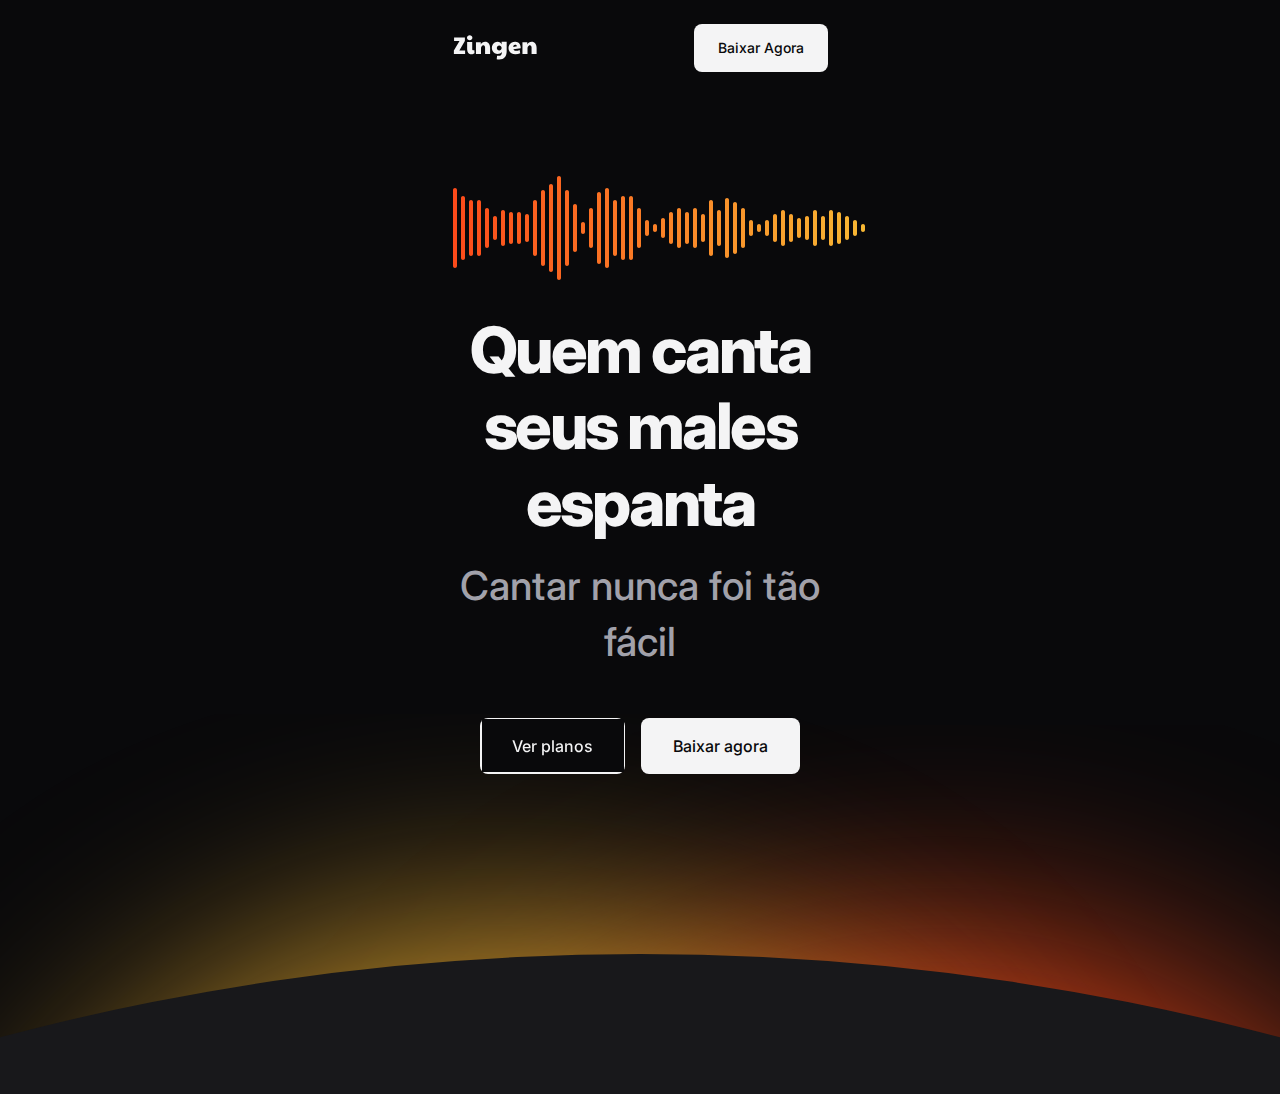
<file: 08-App-Landing-Page/index.html>
<!DOCTYPE html>
<html lang="pt-BR">
<head>
  <link rel="preconnect" href="https://fonts.googleapis.com">
  <link rel="preconnect" href="https://fonts.gstatic.com" crossorigin>
  
  <meta charset="UTF-8">
  <meta name="viewport" content="width=device-width, initial-scale=1.0">
  <title>Zingen - Karaokê</title>
  
  <link rel="stylesheet" href="styles/index.css">
  
  <link href="https://fonts.googleapis.com/css2?family=Inter:ital,opsz,wght@0,14..32,100..900;1,14..32,100..900&display=swap" rel="stylesheet">
</head>
<body>
  <header>
    <div class="container py-base">
      <nav class="flex itens-center gap-1.5">
        <a href="#">
          <img src="assets/logo.svg" alt="Logo Zingen">
        </a>

        <a href="#abaut" class="desktop-only">Conheça o app</a>
        <a href="#features" class="desktop-only">Funcionalidades</a>
        <a href="#fpricing" class="desktop-only">Planos e preços</a>

        <a href="#download" class="btn btn-sm">Baixar Agora</a>
      </nav>
    </div>
  </header>

  <section id="hero">
    <div class="container py-xl">
      <img src="assets/music-bars.svg" alt="">
      <h1>Quem canta seus males espanta</h1>
      <p>Cantar nunca foi tão fácil</p>

      <div class="buttons flex itens-center gap-1">
        <a href="#pricing" arial-label="Ver planos" class="btn btn-md"></a>
        <a href="#download" class="btn btn-md">Baixar agora</a>
      </div>
    </div>
  </section>
</body>
</html>
</file>
<file: 02-Static-Tourism-Page/style.css>
* {
  margin: 0;
  padding: 0;
  box-sizing: border-box;
}

/*===== LAYOUT ======*/
body {
  background-color: #F5F4F0;
  font-family: "Open Sans", sans-serif;
  font-size: 16px;
  color: #333333;
}
#home {
  width: 1120px;
  margin: 80px auto 65px;
}
img {
  border-radius: 28px;
  width: 100%;
}
hr {
  border-color: #D9D9D9;
  margin-bottom: 40px;
}

/*====== TYPOGRAPHY =======*/

h1 {
  font-size: 36px;
}
h2 {
  font-size: 32px;
}
h3 {
  font-size: 16px;
  color: #E1624F;
  text-transform: uppercase;
  margin-bottom: 8px;
}
p {
  font-size: 16px;
  line-height: auto;
}
h1, h2, h3 {
  font-weight: bold;
  line-height: auto;
}
ol p {
  font-weight: normal;
}

/*========= TITLE PAGE =======*/
.description {
  display: grid;
  gap: 24px;
  margin: 40px 0;
}

.title-page p {
  text-align: center;
}


/*========= CONTENT LIST =========*/


/* TITLE LIST */
.title-list {
  margin: 64px 0;
}
.title-list h2 {
  margin-bottom: 8px;
}

/* LIST */
.list {
  display: grid;
  gap: 48px;
  margin-bottom: 40px;
}

/* CARD TRAVEL */
.card-travel {
  display: grid;
  gap: 20px;
}
.card-travel ol {
  margin-left: 40px;
  font-size: 28px;
  font-weight: bold;
}
.card-travel ol li {
  margin-bottom: 4px;
}
.card-travel p {
  margin-bottom: 30px;
}
.card-travel ul {
  font-weight: bold;
}
.card-travel ul li {
  margin-left: 22px;
}
.card-travel ul li::marker {
  color: #333333;
}
.history li {
  color: #0C51A7;
}
.rainbow li {
  color: #591B98
}
.rainbow li + li {
  color: #E5245E;
}
.rainbow li + li + li {
  color: #E95E10;
}
/*===== DESCRIPTION =======*/
.description {
  text-align: center;
}

/*======== FOOTER ======= */
footer {
  display: flex;
  text-align: center;
  justify-content: center;
  align-items: center;
  margin: 65px 0 48px;
}
footer img {
  padding: 5px;
  width: 30px;
}
</file>
<file: 03-TravelGram/styles/index.css>
@import url(global.css);
@import url(nav.css);
@import url(header.css);
@import url(main.css);
@import url(footer.css);
</file>
<file: 04-Newa-portal/styles/index.css>
@import url(global.css);
@import url(utility.css);
@import url(header.css);
@import url(sections.css);
</file>
<file: 05-Portfolio-dev/style/index.css>
@import url(global.css);
@import url(utility.css);
@import url(main.css);
@import url(section.css);
</file>
<file: 06-Registration-Form/styles/index.css>
@import url(global.css);
@import url(layout.css);
@import url(forms.css);
</file>
<file: 08-App-Landing-Page/styles/index.css>
@import url(global.css);
@import url(utility.css);
@import url(buttons.css);
@import url(social.css);
@import url(header.css);
@import url(hero.css);
</file>
